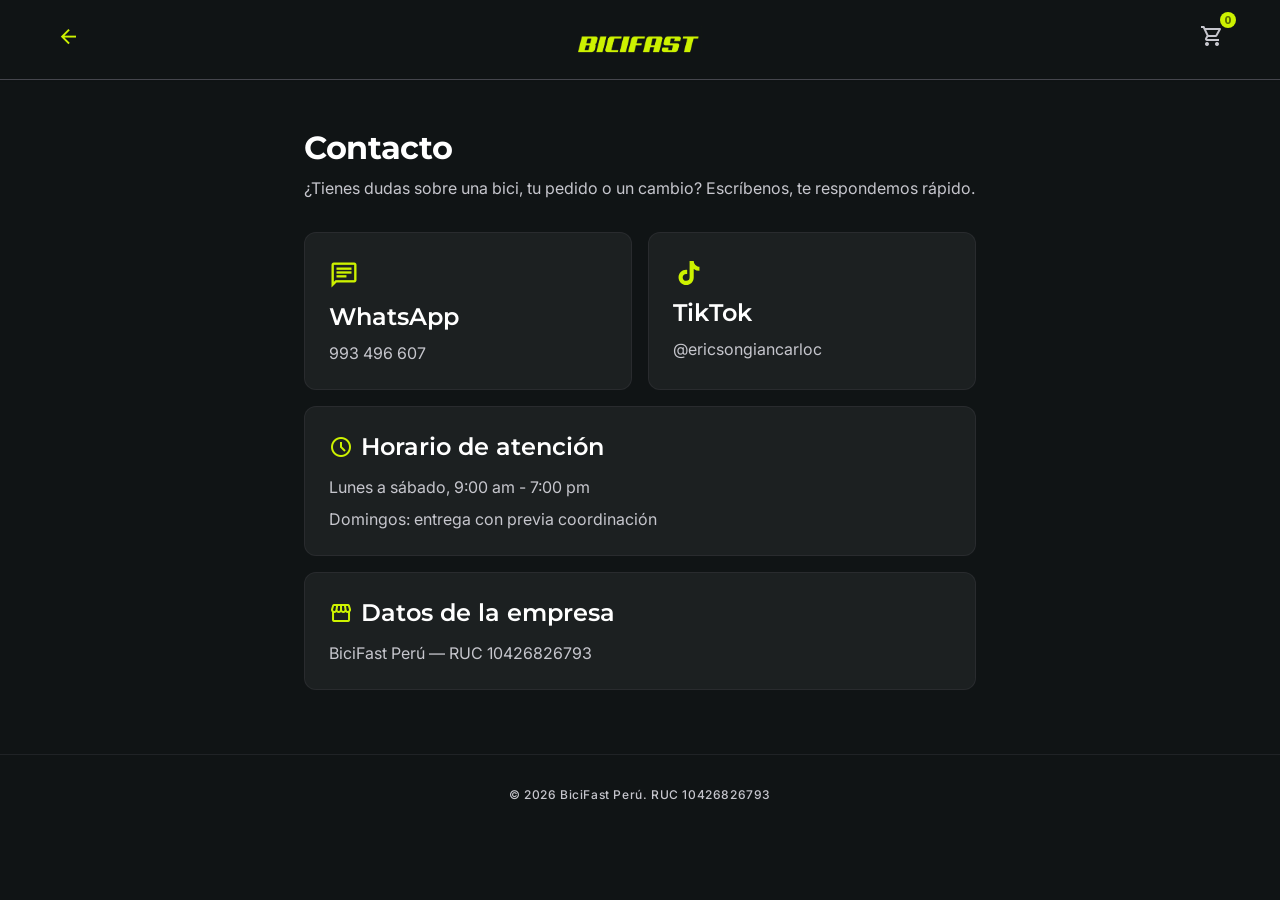
<file: contacto.html>
<!DOCTYPE html>

<html class="dark" lang="es"><head>
<meta charset="utf-8"/>
<meta content="width=device-width, initial-scale=1.0" name="viewport"/>
<link href="img/logo/favicon-32.png" rel="icon" type="image/png"/>
<link href="img/logo/favicon-180.png" rel="apple-touch-icon"/>
<title>Contacto | BiciFast</title>
<meta name="description" content="Contáctanos por WhatsApp para cotizar tu bicicleta o resolver dudas sobre tu pedido en BiciFast."/>
<meta name="robots" content="index, follow"/>
<link href="https://bicifast.pro/contacto.html" rel="canonical"/>
<link href="https://fonts.googleapis.com/css2?family=Montserrat:wght@400;600;700&amp;family=Inter:wght@400;500;600&amp;display=swap" rel="stylesheet"/>
<link href="https://fonts.googleapis.com/css2?family=Material+Symbols+Outlined:wght,FILL@100..700,0..1&amp;display=swap" rel="stylesheet"/>
<link href="css/tailwind.css?v=12" rel="stylesheet"/>
<style>
    body { background-color: #101415; color: #e0e3e4; }
    ::-webkit-scrollbar { width: 8px; }
    ::-webkit-scrollbar-track { background: #101415; }
    ::-webkit-scrollbar-thumb { background: #313536; border-radius: 4px; }
</style>
</head>
<body class="antialiased min-h-screen">
<header class="bg-background fixed top-0 w-full z-50 border-b border-outline-variant shadow-sm flex items-center justify-between px-container-margin-mobile md:px-container-margin-desktop h-20">
<a class="text-secondary-fixed hover:text-secondary-fixed transition-colors scale-95 active:duration-100 p-2" href="index.html">
<span class="material-symbols-outlined">arrow_back</span>
</a>
<a class="font-headline-xl text-headline-xl text-secondary-fixed tracking-tighter" href="index.html"><img src="img/logo/bicifast-wordmark.png" alt="BiciFast" class="h-7 w-auto"/></a>
<a aria-label="Carrito" class="text-on-surface-variant hover:text-secondary-fixed transition-colors p-2 relative" href="carrito.html">
<span class="material-symbols-outlined">shopping_cart</span>
<span class="absolute -top-1 -right-1 bg-secondary-container text-on-secondary-container text-[10px] font-bold h-4 w-4 rounded-full flex items-center justify-center" data-cart-count="">0</span>
</a>
</header>
<main class="pt-32 pb-stack-xl px-container-margin-mobile md:px-container-margin-desktop max-w-3xl mx-auto">
<h1 class="font-headline-lg text-headline-lg text-secondary mb-2">Contacto</h1>
<p class="font-body-md text-body-md text-on-surface-variant mb-8">¿Tienes dudas sobre una bici, tu pedido o un cambio? Escríbenos, te respondemos rápido.</p>

<div class="grid sm:grid-cols-2 gap-4">
<a class="bg-surface-container rounded-xl p-6 border border-outline-variant/30 hover:border-secondary-fixed/60 transition-colors flex flex-col gap-2" href="https://wa.me/51993496607?text=Hola%2C%20quiero%20hacer%20una%20consulta" rel="noopener" target="_blank">
<span class="material-symbols-outlined text-secondary-fixed text-3xl">chat</span>
<h2 class="font-headline-md text-headline-md text-secondary">WhatsApp</h2>
<p class="font-body-md text-body-md text-on-surface-variant">993 496 607</p>
</a>
<a class="bg-surface-container rounded-xl p-6 border border-outline-variant/30 hover:border-secondary-fixed/60 transition-colors flex flex-col gap-2" href="https://www.tiktok.com/@ericsongiancarloc" rel="noopener" target="_blank">
<svg class="w-8 h-8 text-secondary-fixed fill-current" viewbox="0 0 24 24" xmlns="http://www.w3.org/2000/svg">
<path d="M16.6 5.82s.51.5 0 0A4.278 4.278 0 0115.54 3h-3.09v12.4a2.592 2.592 0 01-2.59 2.5c-1.42 0-2.6-1.16-2.6-2.6 0-1.72 1.66-3.01 3.37-2.48V9.66c-3.45-.46-6.47 2.22-6.47 5.64 0 3.33 2.76 5.7 5.69 5.7 3.14 0 5.69-2.55 5.69-5.7V9.01a7.35 7.35 0 004.3 1.38V7.3s-1.88.09-3.24-1.48z"></path>
</svg>
<h2 class="font-headline-md text-headline-md text-secondary">TikTok</h2>
<p class="font-body-md text-body-md text-on-surface-variant">@ericsongiancarloc</p>
</a>
</div>

<section class="bg-surface-container rounded-xl p-6 border border-outline-variant/30 mt-stack-md">
<h2 class="font-headline-md text-headline-md text-secondary mb-3 flex items-center gap-2"><span class="material-symbols-outlined text-secondary-fixed">schedule</span>Horario de atención</h2>
<p class="font-body-md text-body-md text-on-surface-variant">Lunes a sábado, 9:00 am - 7:00 pm</p>
<p class="font-body-md text-body-md text-on-surface-variant mt-2">Domingos: entrega con previa coordinación</p>
</section>

<section class="bg-surface-container rounded-xl p-6 border border-outline-variant/30 mt-stack-md">
<h2 class="font-headline-md text-headline-md text-secondary mb-3 flex items-center gap-2"><span class="material-symbols-outlined text-secondary-fixed">storefront</span>Datos de la empresa</h2>
<p class="font-body-md text-body-md text-on-surface-variant">BiciFast Perú — RUC 10426826793</p>
</section>
</main>
<footer class="border-t border-outline-variant/30 py-stack-lg px-container-margin-mobile text-center">
<p class="font-label-sm text-label-sm text-on-surface-variant">© 2026 BiciFast Perú. RUC 10426826793</p>
</footer>
</body></html>
</file>
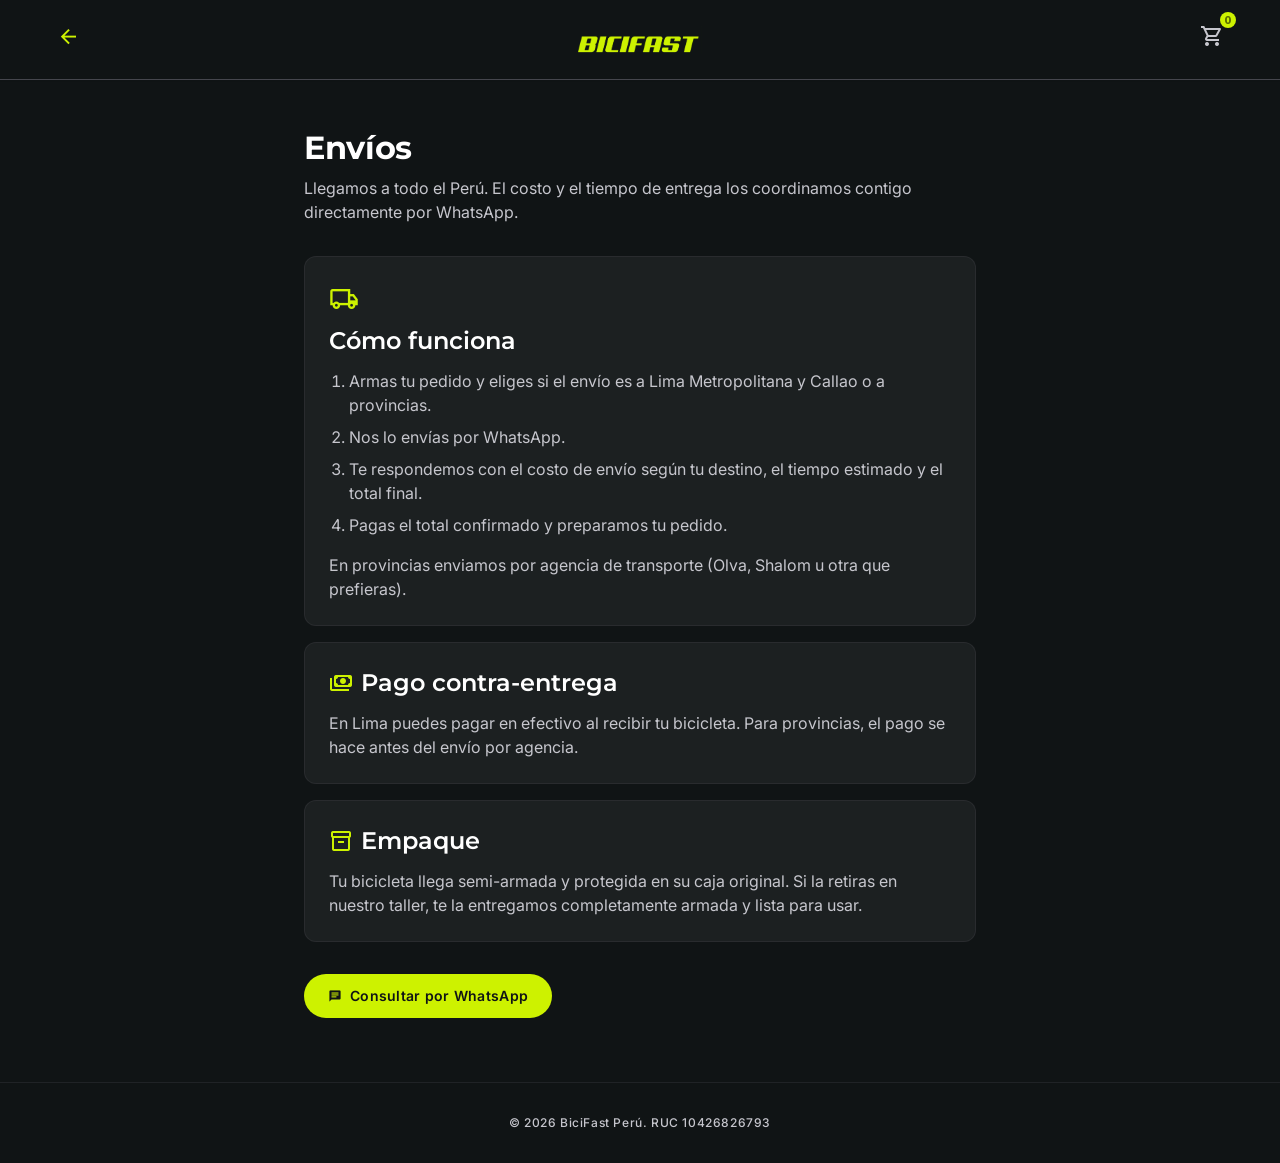
<file: envios.html>
<!DOCTYPE html>

<html class="dark" lang="es"><head>
<meta charset="utf-8"/>
<meta content="width=device-width, initial-scale=1.0" name="viewport"/>
<link href="img/logo/favicon-32.png" rel="icon" type="image/png"/>
<link href="img/logo/favicon-180.png" rel="apple-touch-icon"/>
<title>Envíos | BiciFast</title>
<meta name="description" content="Envíos de BiciFast a todo el Perú: el costo y el tiempo de entrega se coordinan por WhatsApp."/>
<meta name="robots" content="index, follow"/>
<link href="https://bicifast.pro/envios.html" rel="canonical"/>
<link href="https://fonts.googleapis.com/css2?family=Montserrat:wght@400;600;700&amp;family=Inter:wght@400;500;600&amp;display=swap" rel="stylesheet"/>
<link href="https://fonts.googleapis.com/css2?family=Material+Symbols+Outlined:wght,FILL@100..700,0..1&amp;display=swap" rel="stylesheet"/>
<link href="css/tailwind.css?v=12" rel="stylesheet"/>
<style>
    body { background-color: #101415; color: #e0e3e4; }
    ::-webkit-scrollbar { width: 8px; }
    ::-webkit-scrollbar-track { background: #101415; }
    ::-webkit-scrollbar-thumb { background: #313536; border-radius: 4px; }
</style>
</head>
<body class="antialiased min-h-screen">
<header class="bg-background fixed top-0 w-full z-50 border-b border-outline-variant shadow-sm flex items-center justify-between px-container-margin-mobile md:px-container-margin-desktop h-20">
<a class="text-secondary-fixed hover:text-secondary-fixed transition-colors scale-95 active:duration-100 p-2" href="index.html">
<span class="material-symbols-outlined">arrow_back</span>
</a>
<a class="font-headline-xl text-headline-xl text-secondary-fixed tracking-tighter" href="index.html"><img src="img/logo/bicifast-wordmark.png" alt="BiciFast" class="h-7 w-auto"/></a>
<a aria-label="Carrito" class="text-on-surface-variant hover:text-secondary-fixed transition-colors p-2 relative" href="carrito.html">
<span class="material-symbols-outlined">shopping_cart</span>
<span class="absolute -top-1 -right-1 bg-secondary-container text-on-secondary-container text-[10px] font-bold h-4 w-4 rounded-full flex items-center justify-center" data-cart-count="">0</span>
</a>
</header>
<main class="pt-32 pb-stack-xl px-container-margin-mobile md:px-container-margin-desktop max-w-3xl mx-auto">
<h1 class="font-headline-lg text-headline-lg text-secondary mb-2">Envíos</h1>
<p class="font-body-md text-body-md text-on-surface-variant mb-8">Llegamos a todo el Perú. El costo y el tiempo de entrega los coordinamos contigo directamente por WhatsApp.</p>

<section class="bg-surface-container rounded-xl p-6 border border-outline-variant/30 mb-stack-md">
<span class="material-symbols-outlined text-secondary-fixed text-3xl mb-2">local_shipping</span>
<h2 class="font-headline-md text-headline-md text-secondary mb-3">Cómo funciona</h2>
<ol class="font-body-md text-body-md text-on-surface-variant list-decimal space-y-2" style="padding-left:1.25rem">
<li>Armas tu pedido y eliges si el envío es a Lima Metropolitana y Callao o a provincias.</li>
<li>Nos lo envías por WhatsApp.</li>
<li>Te respondemos con el costo de envío según tu destino, el tiempo estimado y el total final.</li>
<li>Pagas el total confirmado y preparamos tu pedido.</li>
</ol>
<p class="font-body-md text-body-md text-on-surface-variant mt-4">En provincias enviamos por agencia de transporte (Olva, Shalom u otra que prefieras).</p>
</section>

<section class="bg-surface-container rounded-xl p-6 border border-outline-variant/30 mb-stack-md">
<h2 class="font-headline-md text-headline-md text-secondary mb-3 flex items-center gap-2"><span class="material-symbols-outlined text-secondary-fixed">payments</span>Pago contra-entrega</h2>
<p class="font-body-md text-body-md text-on-surface-variant">En Lima puedes pagar en efectivo al recibir tu bicicleta. Para provincias, el pago se hace antes del envío por agencia.</p>
</section>

<section class="bg-surface-container rounded-xl p-6 border border-outline-variant/30">
<h2 class="font-headline-md text-headline-md text-secondary mb-3 flex items-center gap-2"><span class="material-symbols-outlined text-secondary-fixed">inventory_2</span>Empaque</h2>
<p class="font-body-md text-body-md text-on-surface-variant">Tu bicicleta llega semi-armada y protegida en su caja original. Si la retiras en nuestro taller, te la entregamos completamente armada y lista para usar.</p>
</section>

<a class="mt-stack-lg inline-flex items-center gap-2 bg-secondary-container text-background font-label-md text-label-md px-6 py-3 rounded-full hover:scale-95 transition-transform" href="https://wa.me/51993496607?text=Hola%2C%20tengo%20una%20consulta%20sobre%20env%C3%ADos" rel="noopener" target="_blank">
<span class="material-symbols-outlined text-sm" style="font-variation-settings: 'FILL' 1;">chat</span>
Consultar por WhatsApp
</a>
</main>
<footer class="border-t border-outline-variant/30 py-stack-lg px-container-margin-mobile text-center">
<p class="font-label-sm text-label-sm text-on-surface-variant">© 2026 BiciFast Perú. RUC 10426826793</p>
</footer>
</body></html>
</file>
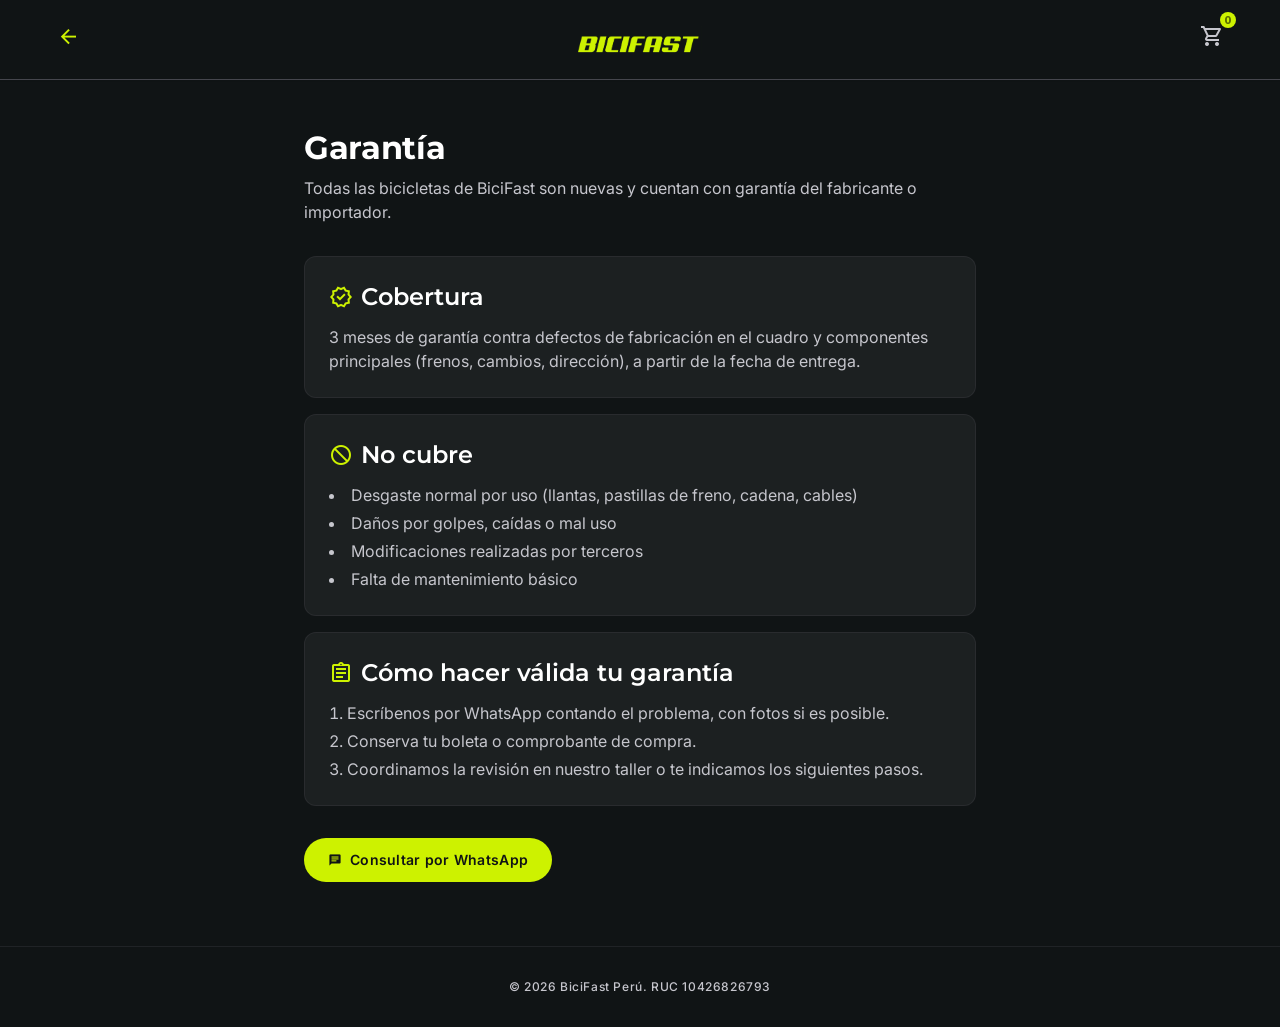
<file: garantia.html>
<!DOCTYPE html>

<html class="dark" lang="es"><head>
<meta charset="utf-8"/>
<meta content="width=device-width, initial-scale=1.0" name="viewport"/>
<link href="img/logo/favicon-32.png" rel="icon" type="image/png"/>
<link href="img/logo/favicon-180.png" rel="apple-touch-icon"/>
<title>Garantía | BiciFast</title>
<meta name="description" content="Conoce la política de garantía de BiciFast para bicicletas nuevas: cobertura, plazos y cómo hacer válido un reclamo."/>
<meta name="robots" content="index, follow"/>
<link href="https://bicifast.pro/garantia.html" rel="canonical"/>
<link href="https://fonts.googleapis.com/css2?family=Montserrat:wght@400;600;700&amp;family=Inter:wght@400;500;600&amp;display=swap" rel="stylesheet"/>
<link href="https://fonts.googleapis.com/css2?family=Material+Symbols+Outlined:wght,FILL@100..700,0..1&amp;display=swap" rel="stylesheet"/>
<link href="css/tailwind.css?v=12" rel="stylesheet"/>
<style>
    body { background-color: #101415; color: #e0e3e4; }
    ::-webkit-scrollbar { width: 8px; }
    ::-webkit-scrollbar-track { background: #101415; }
    ::-webkit-scrollbar-thumb { background: #313536; border-radius: 4px; }
</style>
</head>
<body class="antialiased min-h-screen">
<header class="bg-background fixed top-0 w-full z-50 border-b border-outline-variant shadow-sm flex items-center justify-between px-container-margin-mobile md:px-container-margin-desktop h-20">
<a class="text-secondary-fixed hover:text-secondary-fixed transition-colors scale-95 active:duration-100 p-2" href="index.html">
<span class="material-symbols-outlined">arrow_back</span>
</a>
<a class="font-headline-xl text-headline-xl text-secondary-fixed tracking-tighter" href="index.html"><img src="img/logo/bicifast-wordmark.png" alt="BiciFast" class="h-7 w-auto"/></a>
<a aria-label="Carrito" class="text-on-surface-variant hover:text-secondary-fixed transition-colors p-2 relative" href="carrito.html">
<span class="material-symbols-outlined">shopping_cart</span>
<span class="absolute -top-1 -right-1 bg-secondary-container text-on-secondary-container text-[10px] font-bold h-4 w-4 rounded-full flex items-center justify-center" data-cart-count="">0</span>
</a>
</header>
<main class="pt-32 pb-stack-xl px-container-margin-mobile md:px-container-margin-desktop max-w-3xl mx-auto">
<h1 class="font-headline-lg text-headline-lg text-secondary mb-2">Garantía</h1>
<p class="font-body-md text-body-md text-on-surface-variant mb-8">Todas las bicicletas de BiciFast son nuevas y cuentan con garantía del fabricante o importador.</p>

<div class="flex flex-col gap-stack-md">
<section class="bg-surface-container rounded-xl p-6 border border-outline-variant/30">
<h2 class="font-headline-md text-headline-md text-secondary mb-3 flex items-center gap-2"><span class="material-symbols-outlined text-secondary-fixed">verified</span>Cobertura</h2>
<p class="font-body-md text-body-md text-on-surface-variant">3 meses de garantía contra defectos de fabricación en el cuadro y componentes principales (frenos, cambios, dirección), a partir de la fecha de entrega.</p>
</section>

<section class="bg-surface-container rounded-xl p-6 border border-outline-variant/30">
<h2 class="font-headline-md text-headline-md text-secondary mb-3 flex items-center gap-2"><span class="material-symbols-outlined text-secondary-fixed">block</span>No cubre</h2>
<ul class="list-disc list-inside font-body-md text-body-md text-on-surface-variant space-y-1">
<li>Desgaste normal por uso (llantas, pastillas de freno, cadena, cables)</li>
<li>Daños por golpes, caídas o mal uso</li>
<li>Modificaciones realizadas por terceros</li>
<li>Falta de mantenimiento básico</li>
</ul>
</section>

<section class="bg-surface-container rounded-xl p-6 border border-outline-variant/30">
<h2 class="font-headline-md text-headline-md text-secondary mb-3 flex items-center gap-2"><span class="material-symbols-outlined text-secondary-fixed">assignment</span>Cómo hacer válida tu garantía</h2>
<ol class="list-decimal list-inside font-body-md text-body-md text-on-surface-variant space-y-1">
<li>Escríbenos por WhatsApp contando el problema, con fotos si es posible.</li>
<li>Conserva tu boleta o comprobante de compra.</li>
<li>Coordinamos la revisión en nuestro taller o te indicamos los siguientes pasos.</li>
</ol>
</section>
</div>

<a class="mt-stack-lg inline-flex items-center gap-2 bg-secondary-container text-background font-label-md text-label-md px-6 py-3 rounded-full hover:scale-95 transition-transform" href="https://wa.me/51993496607?text=Hola%2C%20tengo%20una%20consulta%20sobre%20garant%C3%ADa" rel="noopener" target="_blank">
<span class="material-symbols-outlined text-sm" style="font-variation-settings: 'FILL' 1;">chat</span>
Consultar por WhatsApp
</a>
</main>
<footer class="border-t border-outline-variant/30 py-stack-lg px-container-margin-mobile text-center">
<p class="font-label-sm text-label-sm text-on-surface-variant">© 2026 BiciFast Perú. RUC 10426826793</p>
</footer>
</body></html>
</file>
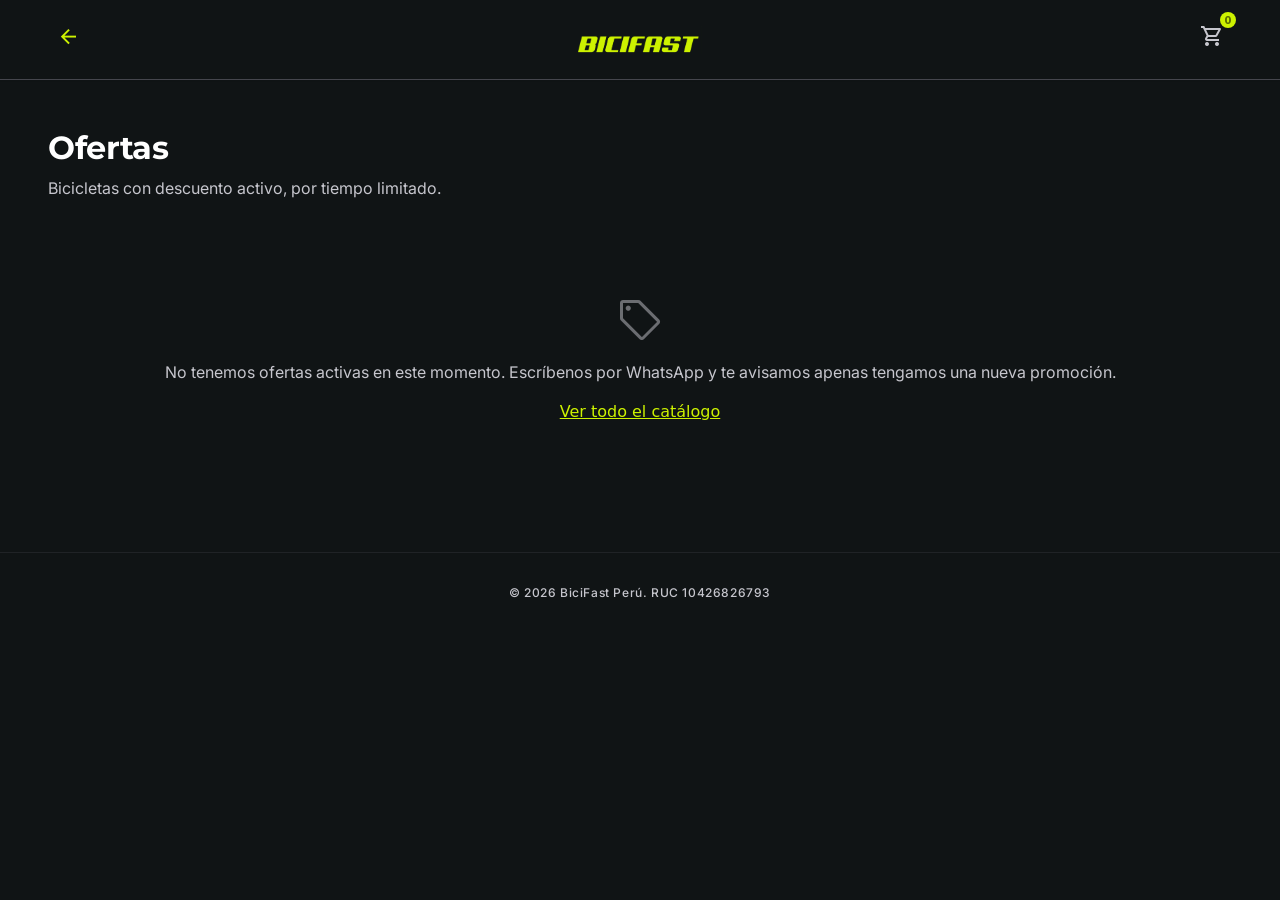
<file: ofertas.html>
<!DOCTYPE html>

<html class="dark" lang="es"><head>
<meta charset="utf-8"/>
<meta content="width=device-width, initial-scale=1.0" name="viewport"/>
<link href="img/logo/favicon-32.png" rel="icon" type="image/png"/>
<link href="img/logo/favicon-180.png" rel="apple-touch-icon"/>
<title>Ofertas | BiciFast</title>
<meta name="description" content="Bicicletas en oferta en BiciFast: aprovecha los descuentos activos en BMX, montañeras y bicicletas infantiles."/>
<meta name="robots" content="index, follow"/>
<link href="https://bicifast.pro/ofertas.html" rel="canonical"/>
<link href="https://fonts.googleapis.com/css2?family=Montserrat:wght@400;600;700&amp;family=Inter:wght@400;500;600&amp;display=swap" rel="stylesheet"/>
<link href="https://fonts.googleapis.com/css2?family=Material+Symbols+Outlined:wght,FILL@100..700,0..1&amp;display=swap" rel="stylesheet"/>
<link href="css/tailwind.css?v=12" rel="stylesheet"/>
<style>
    body { background-color: #101415; color: #e0e3e4; }
    ::-webkit-scrollbar { width: 8px; }
    ::-webkit-scrollbar-track { background: #101415; }
    ::-webkit-scrollbar-thumb { background: #313536; border-radius: 4px; }
</style>
</head>
<body class="antialiased min-h-screen">
<header class="bg-background fixed top-0 w-full z-50 border-b border-outline-variant shadow-sm flex items-center justify-between px-container-margin-mobile md:px-container-margin-desktop h-20">
<a class="text-secondary-fixed hover:text-secondary-fixed transition-colors scale-95 active:duration-100 p-2" href="index.html">
<span class="material-symbols-outlined">arrow_back</span>
</a>
<a class="font-headline-xl text-headline-xl text-secondary-fixed tracking-tighter" href="index.html"><img src="img/logo/bicifast-wordmark.png" alt="BiciFast" class="h-7 w-auto"/></a>
<a aria-label="Carrito" class="text-on-surface-variant hover:text-secondary-fixed transition-colors p-2 relative" href="carrito.html">
<span class="material-symbols-outlined">shopping_cart</span>
<span class="absolute -top-1 -right-1 bg-secondary-container text-on-secondary-container text-[10px] font-bold h-4 w-4 rounded-full flex items-center justify-center" data-cart-count="">0</span>
</a>
</header>
<main class="pt-32 pb-stack-xl px-container-margin-mobile md:px-container-margin-desktop max-w-7xl mx-auto">
<h1 class="font-headline-lg text-headline-lg text-secondary mb-2">Ofertas</h1>
<p class="font-body-md text-body-md text-on-surface-variant mb-8">Bicicletas con descuento activo, por tiempo limitado.</p>

<div class="grid grid-cols-1 sm:grid-cols-2 lg:grid-cols-3 gap-gutter" id="offers-grid"></div>
<div class="hidden flex-col items-center gap-4 py-stack-xl text-center" id="empty-state">
<span class="material-symbols-outlined text-5xl text-on-surface-variant/50">sell</span>
<p class="font-body-md text-body-md text-on-surface-variant">No tenemos ofertas activas en este momento. Escríbenos por WhatsApp y te avisamos apenas tengamos una nueva promoción.</p>
<a class="text-secondary-fixed underline" href="catalogo.html">Ver todo el catálogo</a>
</div>
</main>
<footer class="border-t border-outline-variant/30 py-stack-lg px-container-margin-mobile text-center">
<p class="font-label-sm text-label-sm text-on-surface-variant">© 2026 BiciFast Perú. RUC 10426826793</p>
</footer>
<script src="js/products.js"></script>
<script>
    const offers = BICIFAST_PRODUCTS.filter((p) => p.oldPrice);
    const grid = document.getElementById('offers-grid');
    const emptyState = document.getElementById('empty-state');
    if (offers.length === 0) {
        grid.classList.add('hidden');
        emptyState.classList.remove('hidden');
        emptyState.classList.add('flex');
    } else {
        grid.innerHTML = offers.map((p) => `
            <a href="producto.html?id=${p.id}" class="bg-surface-container rounded-xl border border-outline-variant/30 overflow-hidden flex flex-col hover:-translate-y-1 transition-transform">
                <div class="h-48 bg-surface-container-highest p-4 flex items-center justify-center">
                    <img alt="${p.name}" class="w-full h-full object-contain" src="${p.image}"/>
                </div>
                <div class="p-4">
                    <p class="font-label-sm text-label-sm text-on-surface-variant uppercase">${p.brand}</p>
                    <h3 class="font-label-md text-label-md text-secondary mb-2">${p.name}</h3>
                    <p class="font-headline-md text-secondary-fixed">${formatPEN(p.price)}</p>
                    <p class="font-label-sm text-label-sm text-on-surface-variant line-through">${formatPEN(p.oldPrice)}</p>
                </div>
            </a>`).join('');
    }
</script>
</body></html>
</file>
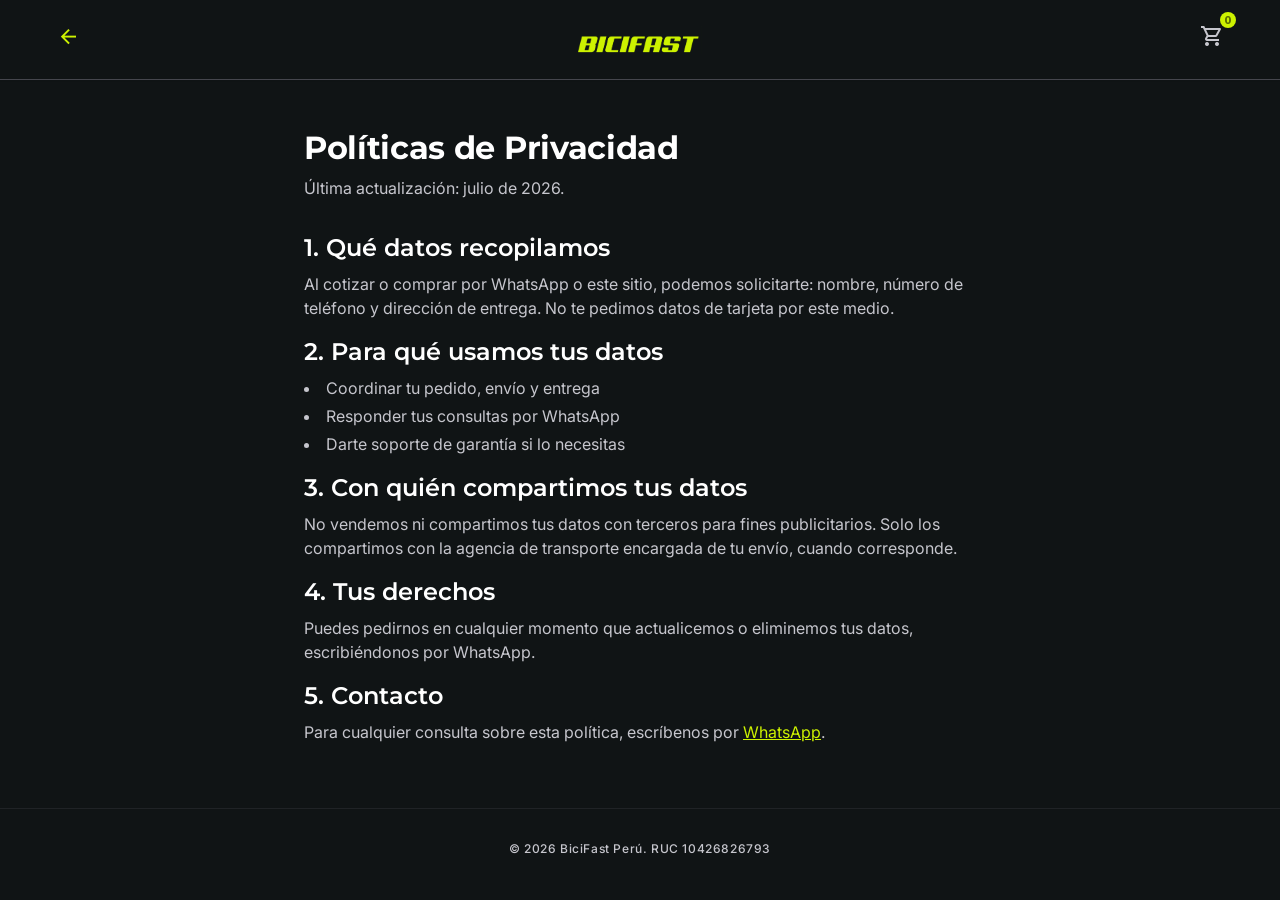
<file: privacidad.html>
<!DOCTYPE html>

<html class="dark" lang="es"><head>
<meta charset="utf-8"/>
<meta content="width=device-width, initial-scale=1.0" name="viewport"/>
<link href="img/logo/favicon-32.png" rel="icon" type="image/png"/>
<link href="img/logo/favicon-180.png" rel="apple-touch-icon"/>
<title>Políticas de Privacidad | BiciFast</title>
<meta name="description" content="Cómo BiciFast recopila, usa y protege tus datos personales al comprar o cotizar por WhatsApp."/>
<meta name="robots" content="index, follow"/>
<link href="https://bicifast.pro/privacidad.html" rel="canonical"/>
<link href="https://fonts.googleapis.com/css2?family=Montserrat:wght@400;600;700&amp;family=Inter:wght@400;500;600&amp;display=swap" rel="stylesheet"/>
<link href="https://fonts.googleapis.com/css2?family=Material+Symbols+Outlined:wght,FILL@100..700,0..1&amp;display=swap" rel="stylesheet"/>
<link href="css/tailwind.css?v=12" rel="stylesheet"/>
<style>
    body { background-color: #101415; color: #e0e3e4; }
    ::-webkit-scrollbar { width: 8px; }
    ::-webkit-scrollbar-track { background: #101415; }
    ::-webkit-scrollbar-thumb { background: #313536; border-radius: 4px; }
</style>
</head>
<body class="antialiased min-h-screen">
<header class="bg-background fixed top-0 w-full z-50 border-b border-outline-variant shadow-sm flex items-center justify-between px-container-margin-mobile md:px-container-margin-desktop h-20">
<a class="text-secondary-fixed hover:text-secondary-fixed transition-colors scale-95 active:duration-100 p-2" href="index.html">
<span class="material-symbols-outlined">arrow_back</span>
</a>
<a class="font-headline-xl text-headline-xl text-secondary-fixed tracking-tighter" href="index.html"><img src="img/logo/bicifast-wordmark.png" alt="BiciFast" class="h-7 w-auto"/></a>
<a aria-label="Carrito" class="text-on-surface-variant hover:text-secondary-fixed transition-colors p-2 relative" href="carrito.html">
<span class="material-symbols-outlined">shopping_cart</span>
<span class="absolute -top-1 -right-1 bg-secondary-container text-on-secondary-container text-[10px] font-bold h-4 w-4 rounded-full flex items-center justify-center" data-cart-count="">0</span>
</a>
</header>
<main class="pt-32 pb-stack-xl px-container-margin-mobile md:px-container-margin-desktop max-w-3xl mx-auto">
<h1 class="font-headline-lg text-headline-lg text-secondary mb-2">Políticas de Privacidad</h1>
<p class="font-body-md text-body-md text-on-surface-variant mb-8">Última actualización: julio de 2026.</p>

<div class="flex flex-col gap-stack-md font-body-md text-body-md text-on-surface-variant">
<section>
<h2 class="font-headline-md text-headline-md text-secondary mb-2">1. Qué datos recopilamos</h2>
<p>Al cotizar o comprar por WhatsApp o este sitio, podemos solicitarte: nombre, número de teléfono y dirección de entrega. No te pedimos datos de tarjeta por este medio.</p>
</section>
<section>
<h2 class="font-headline-md text-headline-md text-secondary mb-2">2. Para qué usamos tus datos</h2>
<ul class="list-disc list-inside space-y-1">
<li>Coordinar tu pedido, envío y entrega</li>
<li>Responder tus consultas por WhatsApp</li>
<li>Darte soporte de garantía si lo necesitas</li>
</ul>
</section>
<section>
<h2 class="font-headline-md text-headline-md text-secondary mb-2">3. Con quién compartimos tus datos</h2>
<p>No vendemos ni compartimos tus datos con terceros para fines publicitarios. Solo los compartimos con la agencia de transporte encargada de tu envío, cuando corresponde.</p>
</section>
<section>
<h2 class="font-headline-md text-headline-md text-secondary mb-2">4. Tus derechos</h2>
<p>Puedes pedirnos en cualquier momento que actualicemos o eliminemos tus datos, escribiéndonos por WhatsApp.</p>
</section>
<section>
<h2 class="font-headline-md text-headline-md text-secondary mb-2">5. Contacto</h2>
<p>Para cualquier consulta sobre esta política, escríbenos por <a class="text-secondary-fixed underline" href="https://wa.me/51993496607" rel="noopener" target="_blank">WhatsApp</a>.</p>
</section>
</div>
</main>
<footer class="border-t border-outline-variant/30 py-stack-lg px-container-margin-mobile text-center">
<p class="font-label-sm text-label-sm text-on-surface-variant">© 2026 BiciFast Perú. RUC 10426826793</p>
</footer>
</body></html>
</file>
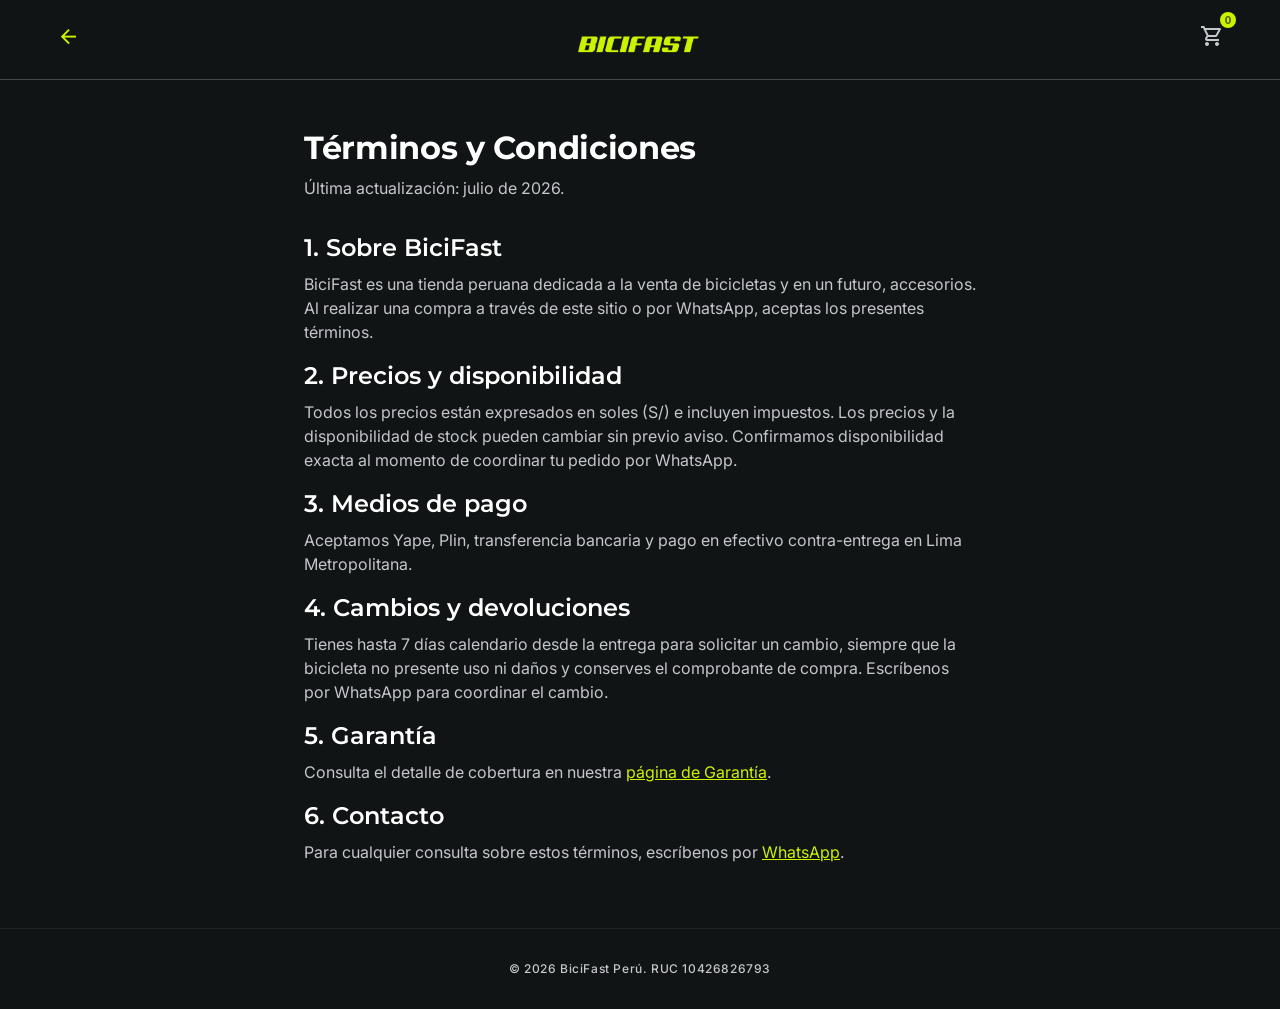
<file: terminos.html>
<!DOCTYPE html>

<html class="dark" lang="es"><head>
<meta charset="utf-8"/>
<meta content="width=device-width, initial-scale=1.0" name="viewport"/>
<link href="img/logo/favicon-32.png" rel="icon" type="image/png"/>
<link href="img/logo/favicon-180.png" rel="apple-touch-icon"/>
<title>Términos y Condiciones | BiciFast</title>
<meta name="description" content="Términos y condiciones de compra en BiciFast: precios, disponibilidad, medios de pago y política de cambios."/>
<meta name="robots" content="index, follow"/>
<link href="https://bicifast.pro/terminos.html" rel="canonical"/>
<link href="https://fonts.googleapis.com/css2?family=Montserrat:wght@400;600;700&amp;family=Inter:wght@400;500;600&amp;display=swap" rel="stylesheet"/>
<link href="https://fonts.googleapis.com/css2?family=Material+Symbols+Outlined:wght,FILL@100..700,0..1&amp;display=swap" rel="stylesheet"/>
<link href="css/tailwind.css?v=12" rel="stylesheet"/>
<style>
    body { background-color: #101415; color: #e0e3e4; }
    ::-webkit-scrollbar { width: 8px; }
    ::-webkit-scrollbar-track { background: #101415; }
    ::-webkit-scrollbar-thumb { background: #313536; border-radius: 4px; }
</style>
</head>
<body class="antialiased min-h-screen">
<header class="bg-background fixed top-0 w-full z-50 border-b border-outline-variant shadow-sm flex items-center justify-between px-container-margin-mobile md:px-container-margin-desktop h-20">
<a class="text-secondary-fixed hover:text-secondary-fixed transition-colors scale-95 active:duration-100 p-2" href="index.html">
<span class="material-symbols-outlined">arrow_back</span>
</a>
<a class="font-headline-xl text-headline-xl text-secondary-fixed tracking-tighter" href="index.html"><img src="img/logo/bicifast-wordmark.png" alt="BiciFast" class="h-7 w-auto"/></a>
<a aria-label="Carrito" class="text-on-surface-variant hover:text-secondary-fixed transition-colors p-2 relative" href="carrito.html">
<span class="material-symbols-outlined">shopping_cart</span>
<span class="absolute -top-1 -right-1 bg-secondary-container text-on-secondary-container text-[10px] font-bold h-4 w-4 rounded-full flex items-center justify-center" data-cart-count="">0</span>
</a>
</header>
<main class="pt-32 pb-stack-xl px-container-margin-mobile md:px-container-margin-desktop max-w-3xl mx-auto">
<h1 class="font-headline-lg text-headline-lg text-secondary mb-2">Términos y Condiciones</h1>
<p class="font-body-md text-body-md text-on-surface-variant mb-8">Última actualización: julio de 2026.</p>

<div class="flex flex-col gap-stack-md font-body-md text-body-md text-on-surface-variant">
<section>
<h2 class="font-headline-md text-headline-md text-secondary mb-2">1. Sobre BiciFast</h2>
<p>BiciFast es una tienda peruana dedicada a la venta de bicicletas y en un futuro, accesorios. Al realizar una compra a través de este sitio o por WhatsApp, aceptas los presentes términos.</p>
</section>
<section>
<h2 class="font-headline-md text-headline-md text-secondary mb-2">2. Precios y disponibilidad</h2>
<p>Todos los precios están expresados en soles (S/) e incluyen impuestos. Los precios y la disponibilidad de stock pueden cambiar sin previo aviso. Confirmamos disponibilidad exacta al momento de coordinar tu pedido por WhatsApp.</p>
</section>
<section>
<h2 class="font-headline-md text-headline-md text-secondary mb-2">3. Medios de pago</h2>
<p>Aceptamos Yape, Plin, transferencia bancaria y pago en efectivo contra-entrega en Lima Metropolitana.</p>
</section>
<section>
<h2 class="font-headline-md text-headline-md text-secondary mb-2">4. Cambios y devoluciones</h2>
<p>Tienes hasta 7 días calendario desde la entrega para solicitar un cambio, siempre que la bicicleta no presente uso ni daños y conserves el comprobante de compra. Escríbenos por WhatsApp para coordinar el cambio.</p>
</section>
<section>
<h2 class="font-headline-md text-headline-md text-secondary mb-2">5. Garantía</h2>
<p>Consulta el detalle de cobertura en nuestra <a class="text-secondary-fixed underline" href="garantia.html">página de Garantía</a>.</p>
</section>
<section>
<h2 class="font-headline-md text-headline-md text-secondary mb-2">6. Contacto</h2>
<p>Para cualquier consulta sobre estos términos, escríbenos por <a class="text-secondary-fixed underline" href="https://wa.me/51993496607" rel="noopener" target="_blank">WhatsApp</a>.</p>
</section>
</div>
</main>
<footer class="border-t border-outline-variant/30 py-stack-lg px-container-margin-mobile text-center">
<p class="font-label-sm text-label-sm text-on-surface-variant">© 2026 BiciFast Perú. RUC 10426826793</p>
</footer>
</body></html>
</file>
